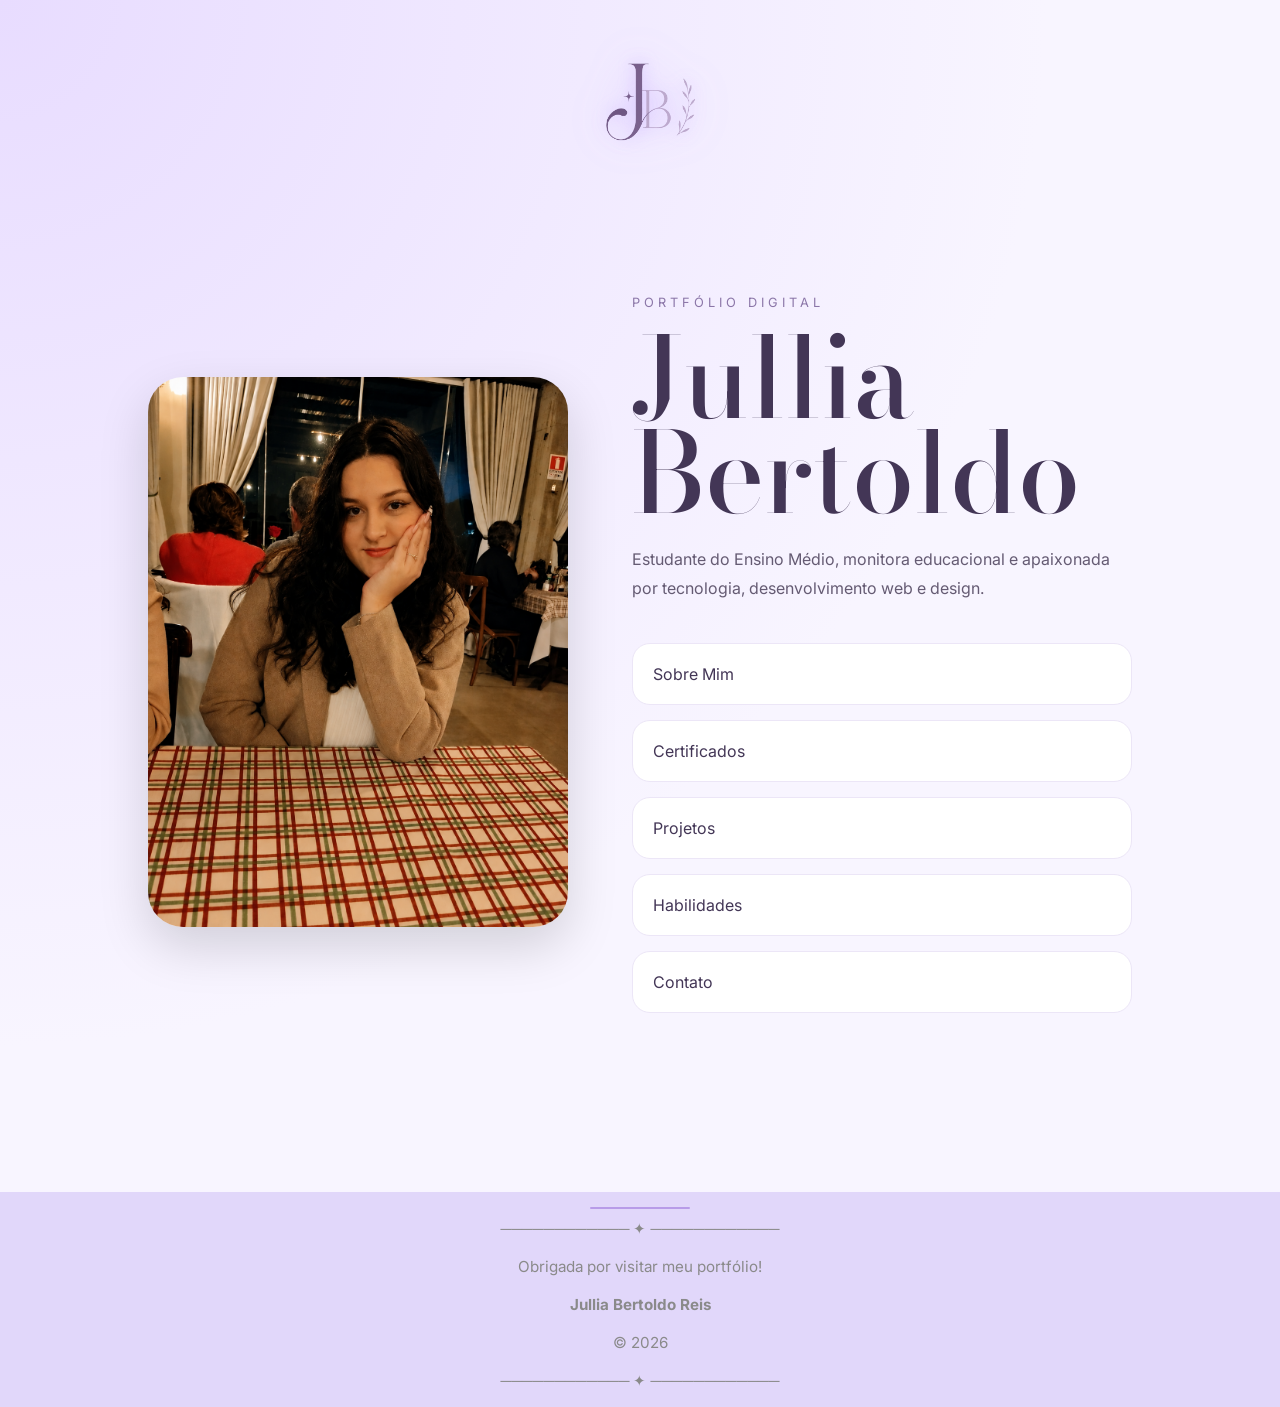
<file: index.html>
<!DOCTYPE html>
<html lang="pt-br">

<head>
    <meta charset="UTF-8">
    <meta name="viewport" content="width=device-width, initial-scale=1.0">

    <link rel="icon" type="image/png" href="imagens/estrelasemfundo.png">

    <title>Jullia Bertoldo</title>

    <link rel="stylesheet" href="Style.css">
</head>

<body>

    <!-- TOPO -->
    <header class="hero-logo">

        <div class="logo-topo">
            <img src="imagens/jb.png" alt="Logo">
        </div>

    </header>

    <div class="container">

        <!-- HERO -->
        <section class="hero">

            <div class="foto">
                <img src="imagens/Jullia.png" alt="Jullia Bertoldo">
            </div>

            <div class="info">

                <span class="tag">
                    PORTFÓLIO DIGITAL
                </span>

                <h1>
                    Jullia<br>
                    Bertoldo
                </h1>

                <p class="descricao">
                    Estudante do Ensino Médio, monitora educacional e apaixonada por tecnologia, desenvolvimento web e design.
                </p>

                <div class="menu">

                    <a href="sobre.html">Sobre Mim</a>

                    <a href="certificados.html">Certificados</a>

                    <a href="projetos.html">Projetos</a>

                    <a href="habilidades.html">Habilidades</a>

                    <a href="contato.html">Contato</a>

                </div>

            </div>

        </section>

    </div>

    <footer class="footer">

        <div class="footer-linha"></div>

        <p>
            ──────────── ✦ ────────────
            <br><br>

            Obrigada por visitar meu portfólio!

            <br><br>

            <strong>Jullia Bertoldo Reis</strong>

            <br><br>

            © 2026

            <br><br>

            ──────────── ✦ ────────────
        </p>

    </footer>

</body>

</html>
</file>
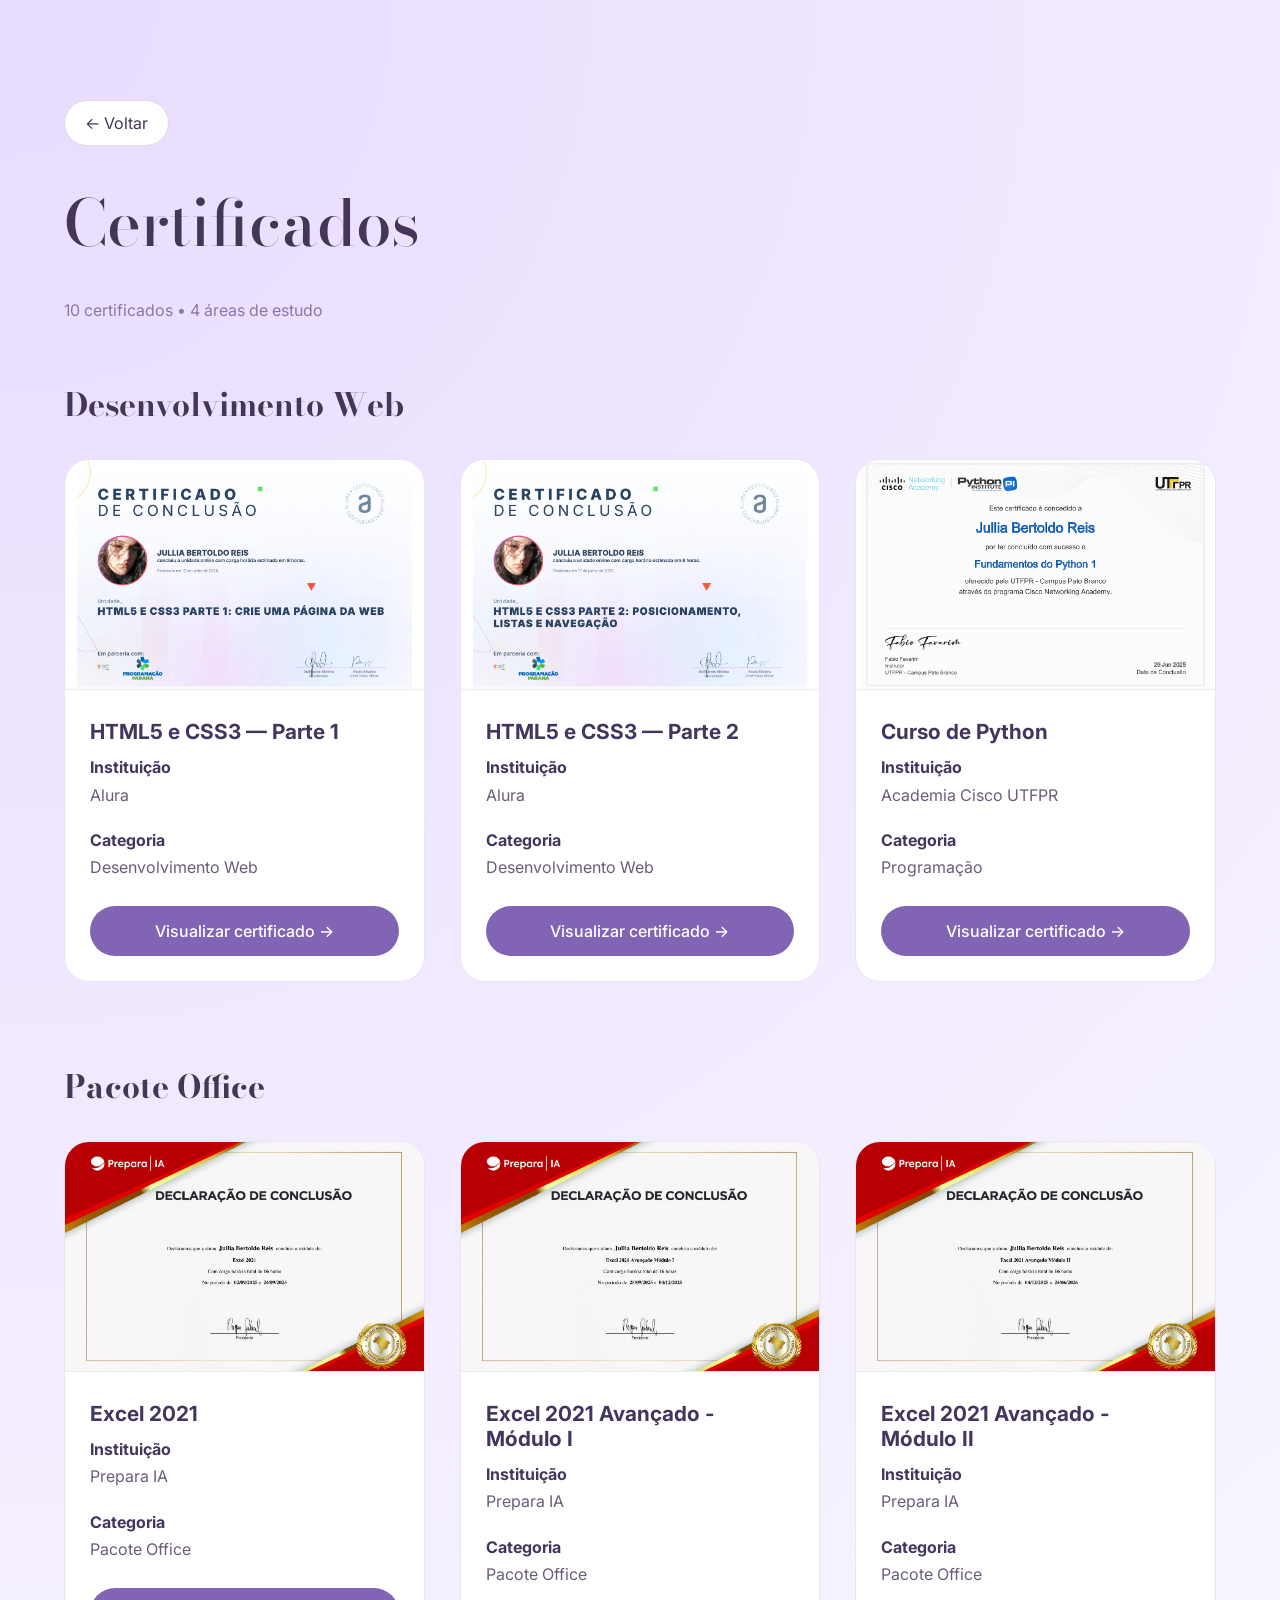
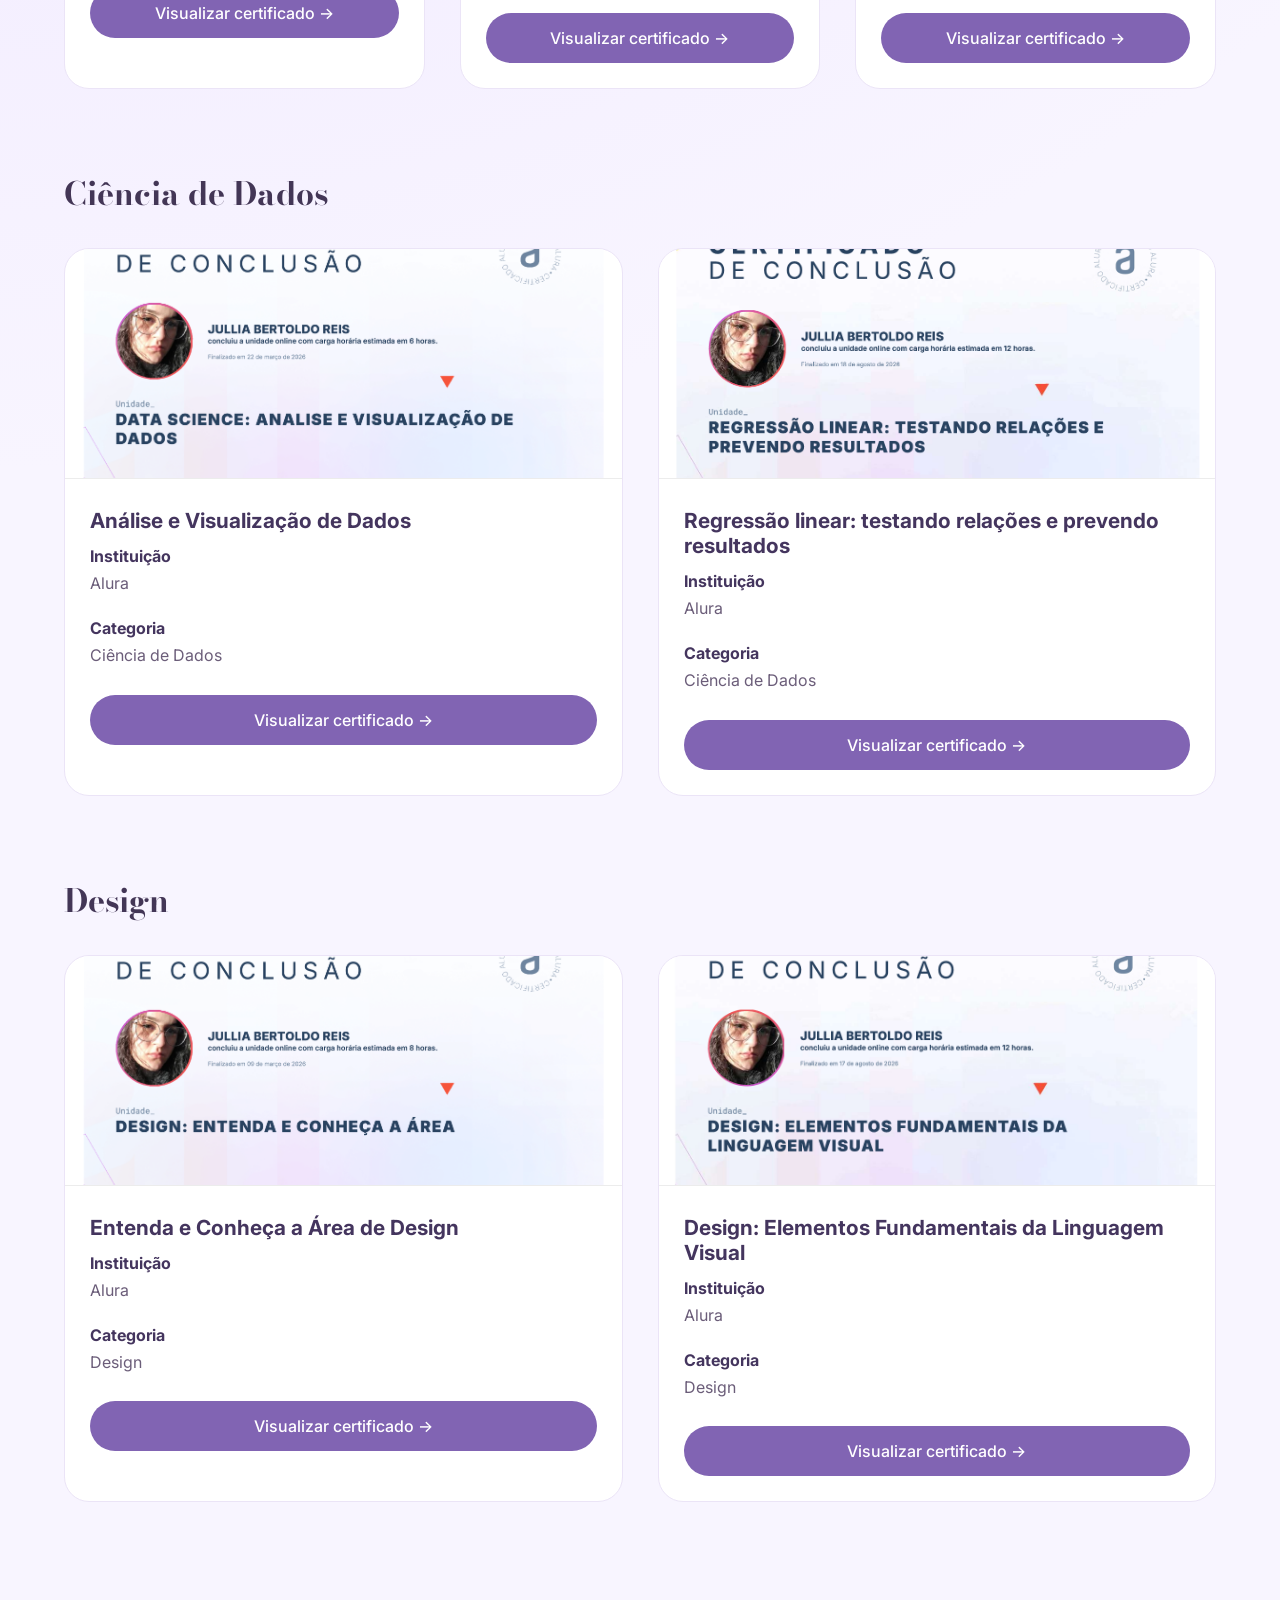
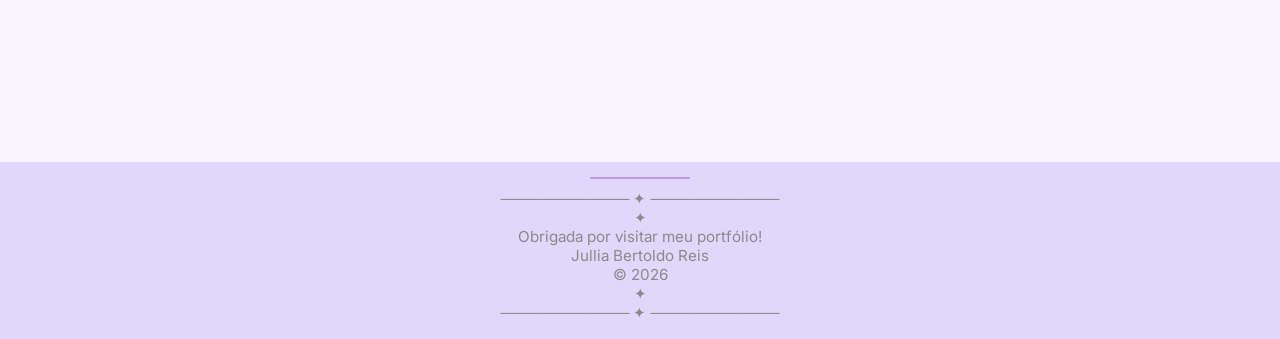
<file: certificados.html>
<!DOCTYPE html>
<html lang="pt-br">

<head>
    <meta charset="UTF-8">
    <meta name="viewport" content="width=device-width, initial-scale=1.0">
    <link rel="icon" type="image/png" href="imagens/estrelasemfundo.png">

    <title>Certificados</title>

    <link rel="stylesheet" href="Style.css">

</head>

<body>

<div class="container pagina">

    <a href="index.html" class="voltar">
        ← Voltar
    </a>

    <h1 class="titulo">
        Certificados
    </h1>

    <p class="contador">
        10 certificados • 4 áreas de estudo
    </p>

    <!-- ================= Desenvolvimento Web ================= -->

    <div class="categoria">

        <h2> Desenvolvimento Web</h2>

        <div class="cards-certificados">

            <div class="certificado">

                <img src="imagens/Unidade-HTML5-e-CSS3-parte-1_-crie-uma-página-da-Web-Alura.png">

                <h3>HTML5 e CSS3 — Parte 1</h3>

                <p><strong>Instituição</strong><br>Alura</p>

                <p><strong>Categoria</strong><br>Desenvolvimento Web</p>

                <a href="imagens/Certificados/Unidade HTML5 e CSS3 parte 1_ crie uma página da Web - Alura.pdf" target="_blank">
                    Visualizar certificado →
                </a>

            </div>

            <div class="certificado">

                <img src="imagens/Unidade-HTML5-e-CSS3-parte-2_-posicionamento_-listas-e-navegação-Alura.png">

                <h3>HTML5 e CSS3 — Parte 2</h3>

                <p><strong>Instituição</strong><br>Alura</p>

                <p><strong>Categoria</strong><br>Desenvolvimento Web</p>

                <a href="imagens/Certificados/Unidade HTML5 e CSS3 parte 2_ posicionamento, listas e navegação - Alura.pdf" target="_blank">
                    Visualizar certificado →
                </a>

            </div>


            <div class="certificado">

                <img src="imagens/Python_Essentials_1_certificate_julliabertoldoreis-gmail-com_24b67b15-e414-4432-bf5b-7c1e548942a4.png">

                <h3>Curso de Python</h3>

                <p><strong>Instituição</strong><br>Academia Cisco UTFPR</p>

                <p><strong>Categoria</strong><br>Programação</p>

                <a href="imagens/Certificados/certificado curso de python.pdf" target="_blank">
                    Visualizar certificado →
                </a>

            </div>

        </div>

    </div>

    <!-- ================= Pacote Office ================= -->

    <div class="categoria">

        <h2>Pacote Office</h2>

        <div class="cards-certificados">

            <div class="certificado">

                <img src="imagens/Excel-2021.png">

                <h3>Excel 2021 </h3>

                <p><strong>Instituição</strong><br>Prepara IA</p>

                <p><strong>Categoria</strong><br>Pacote Office</p>

                <a href="imagens/Certificados/Excel 2021.pdf" target="_blank">
                    Visualizar certificado →
                </a>

            </div>

            <div class="certificado">

                <img src="imagens/Excel-2021-Avançado-Módulo-I.png">

                <h3>Excel 2021 Avançado - Módulo I</h3>

                <p><strong>Instituição</strong><br>Prepara IA</p>

                <p><strong>Categoria</strong><br>Pacote Office</p>

                <a href="imagens/Certificados/Excel 2021 Avançado Módulo I.pdf" target="_blank">
                    Visualizar certificado →
                </a>

            </div>

            <div class="certificado">

                <img src="imagens/Excel-2021-Avançado-Módulo-II.png">

                <h3>Excel 2021 Avançado - Módulo II</h3>

                <p><strong>Instituição</strong><br>Prepara IA</p>

                <p><strong>Categoria</strong><br>Pacote Office</p>

                <a href="imagens/Certificados/Excel 2021 Avançado Módulo II.pdf" target="_blank">
                    Visualizar certificado →
                </a>

            </div>

        </div>

    </div>

    <!-- ================= Ciência de Dados ================= -->

    <div class="categoria">

        <h2>Ciência de Dados</h2>

        <div class="cards-certificados">

            <div class="certificado">

                <img src="imagens/Unidade-Data-Science_-analise-e-visualização-de-dados-Alura.png">

                <h3>Análise e Visualização de Dados</h3>

                <p><strong>Instituição</strong><br>Alura</p>

                <p><strong>Categoria</strong><br>Ciência de Dados</p>

                <a href="imagens/Certificados/Unidade Data Science_ analise e visualização de dados - Alura.pdf" target="_blank">
                    Visualizar certificado →
                </a>

            </div>

                <div class="certificado">

                <img src="imagens/Regressão linear testando relações e prevendo resultados.png">

                <h3>Regressão linear: testando relações e prevendo resultados</h3>

                <p><strong>Instituição</strong><br>Alura</p>

                <p><strong>Categoria</strong><br>Ciência de Dados</p>

                <a href="imagens/Certificados/Regressão linear_testando relações e prevendo resultados.pdf" target="_blank">
                    Visualizar certificado →
                </a>

            </div>

        </div>

    </div>

    <!-- ================= Design ================= -->

    <div class="categoria">

        <h2>Design</h2>

        <div class="cards-certificados">

            <div class="certificado">

                <img src="imagens/Unidade-Design_-entenda-e-conheça-a-área-Alura.png">

                <h3>Entenda e Conheça a Área de Design</h3>

                <p><strong>Instituição</strong><br>Alura</p>

                <p><strong>Categoria</strong><br>Design</p>

                <a href="imagens/Certificados/Unidade Design_ entenda e conheça a área - Alura.pdf" target="_blank">
                    Visualizar certificado →
                </a>

            </div>

            <div class="certificado">

                <img src="imagens/elementos fundamentais da linguagem visual.png">

                <h3>Design: Elementos Fundamentais da Linguagem Visual</h3>

                <p><strong>Instituição</strong><br>Alura</p>

                <p><strong>Categoria</strong><br>Design</p>

                <a href="imagens/Certificados/Elementos fundamentais da linguagem visual.pdf" target="_blank">
                    Visualizar certificado →
                </a>

            </div>

        </div>

    </div>

</div>
<footer class="footer">

    <div class="footer-linha"></div>

    <p>
        ──────────── ✦ ────────────
        <br>
        ✦
<br>
Obrigada por visitar meu portfólio!<br>

Jullia Bertoldo Reis<br>

© 2026<br>

✦
<br>
──────────── ✦ ────────────
    </p>

</footer>

</body>

</html>
</file>
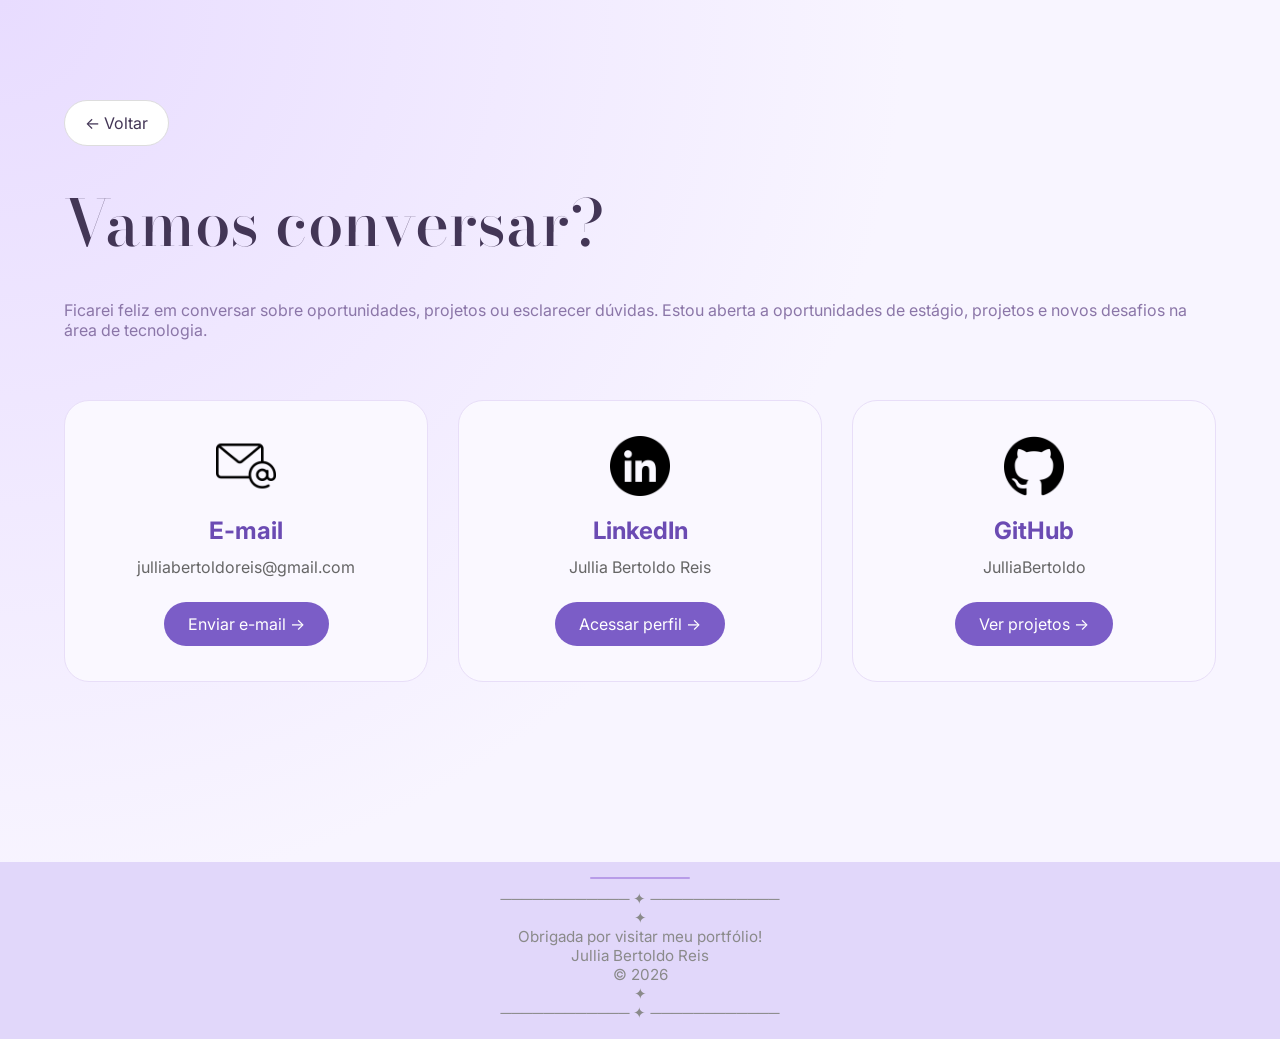
<file: contato.html>
<!DOCTYPE html>
<html lang="pt-br">

<head>

    <meta charset="UTF-8">
    <meta name="viewport" content="width=device-width, initial-scale=1.0">

    <link rel="icon" type="image/png" href="imagens/estrelasemfundo.png">

    <title>Contato</title>

    <link rel="stylesheet" href="Style.css">

</head>

<body>

<div class="container pagina">

    <a href="index.html" class="voltar">
        ← Voltar
    </a>

    <h1 class="titulo">
        Vamos conversar?
    </h1>

    <p class="contador">
        Ficarei feliz em conversar sobre oportunidades, projetos ou esclarecer dúvidas.
        Estou aberta a oportunidades de estágio, projetos e novos desafios na área de tecnologia.
    </p>

    <div class="contatos">

        <div class="card-contato">

            <div class="icone"><img src="imagens/o-email.png" alt="E-mail"></div>

            <h2>E-mail</h2>

            <p>julliabertoldoreis@gmail.com</p>

            <a href="mailto:julliabertoldoreis@gmail.com">
                Enviar e-mail →
            </a>

        </div>

        <div class="card-contato">

            <div class="icone"><img src="imagens/linkedin.png" alt="LinkedIn"></div>

            <h2>LinkedIn</h2>

            <p>Jullia Bertoldo Reis</p>

            <a href="https://www.linkedin.com/in/jullia-bertoldo-reis-865984352/" target="_blank">
                Acessar perfil →
            </a>

        </div>

        <div class="card-contato">

            <div class="icone"><img src="imagens/logotipo-do-github.png" alt="GitHub"></div>

            <h2>GitHub</h2>

            <p>JulliaBertoldo</p>

            <a href="https://github.com/JulliaBertoldo" target="_blank">
                Ver projetos →
            </a>

        </div>

    </div>

</div>
<footer class="footer">

    <div class="footer-linha"></div>

    <p>
        ──────────── ✦ ────────────
        <br>
        ✦
<br>
Obrigada por visitar meu portfólio!<br>

Jullia Bertoldo Reis<br>

© 2026<br>

✦
<br>
──────────── ✦ ────────────
    </p>

</footer>

</body>

</html>
</file>
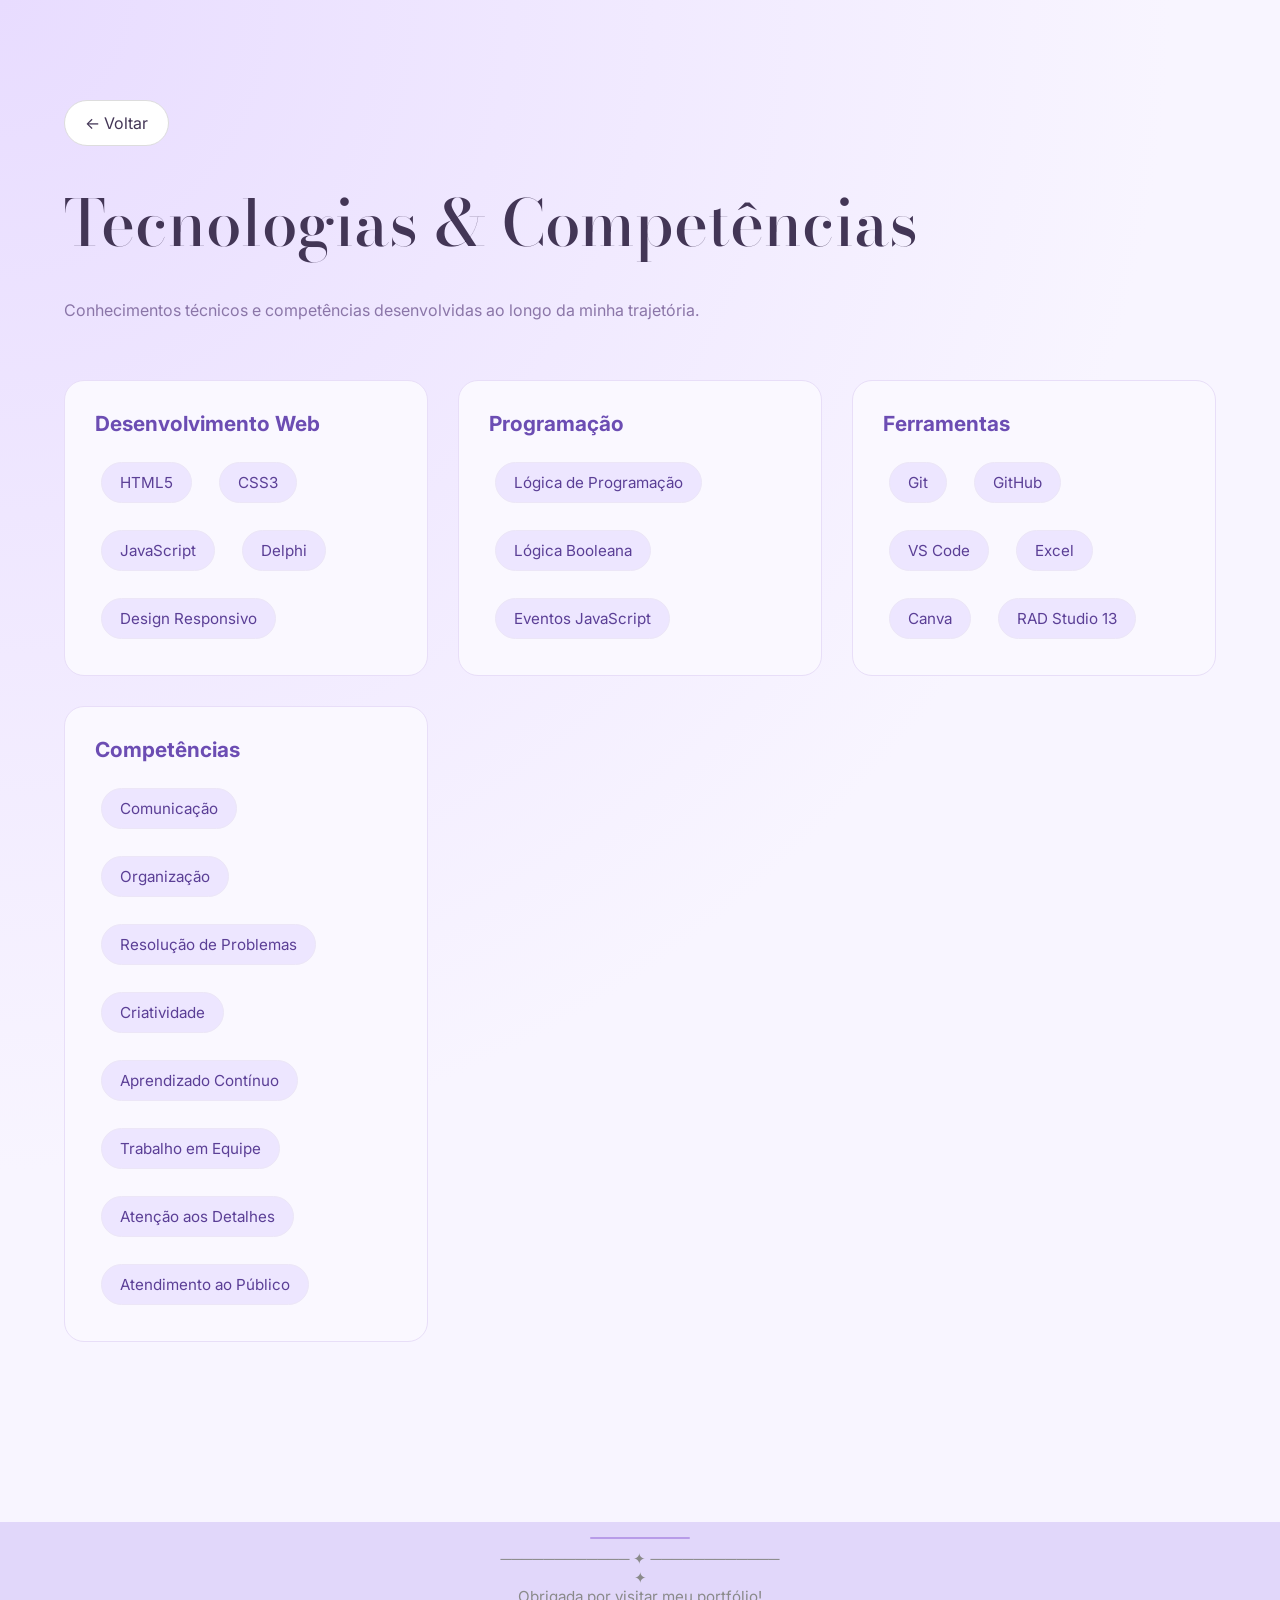
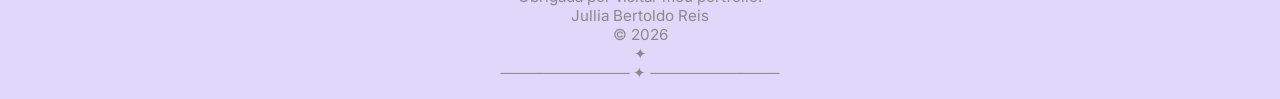
<file: habilidades.html>
<!DOCTYPE html>
<html lang="pt-br">

<head>

    <meta charset="UTF-8">
    <meta name="viewport" content="width=device-width, initial-scale=1.0">

    <link rel="icon" type="image/png" href="imagens/estrelasemfundo.png">

    <title>Tecnologias & Competências</title>

    <link rel="stylesheet" href="Style.css">

</head>

<body>

<div class="container pagina">

    <a href="index.html" class="voltar">
        ← Voltar
    </a>

    <h1 class="titulo">
        Tecnologias & Competências
    </h1>

    <p class="contador">
        Conhecimentos técnicos e competências desenvolvidas ao longo da minha trajetória.
    </p>

    <div class="habilidades">

        <div class="categoria-habilidade">

            <h2>Desenvolvimento Web</h2>

            <div class="skills">
                <span>HTML5</span>
                <span>CSS3</span>
                <span>JavaScript</span>
                <span>Delphi</span>
                <span>Design Responsivo</span>
            </div>

        </div>

        <div class="categoria-habilidade">

            <h2>Programação</h2>

            <div class="skills">
                <span>Lógica de Programação</span>
                <span>Lógica Booleana</span>
                <span>Eventos JavaScript</span>
            </div>

        </div>

        <div class="categoria-habilidade">

            <h2>Ferramentas</h2>

            <div class="skills">
                <span>Git</span>
                <span>GitHub</span>
                <span>VS Code</span>
                <span>Excel</span>
                <span>Canva</span>
                <span>RAD Studio 13</span>
            </div>

        </div>

        <div class="categoria-habilidade">

            <h2>Competências</h2>

            <div class="skills">
                <span>Comunicação</span>
                <span>Organização</span>
                <span>Resolução de Problemas</span>
                <span>Criatividade</span>
                <span>Aprendizado Contínuo</span>
                <span>Trabalho em Equipe</span>
                <span>Atenção aos Detalhes</span>
                <span>Atendimento ao Público</span>
            </div>

        </div>

    </div>

</div>
<footer class="footer">

    <div class="footer-linha"></div>

    <p>
        ──────────── ✦ ────────────
        <br>
        ✦
<br>
Obrigada por visitar meu portfólio!<br>

Jullia Bertoldo Reis<br>

© 2026<br>

✦
<br>
──────────── ✦ ────────────
    </p>

</footer>

</body>

</html>
</file>
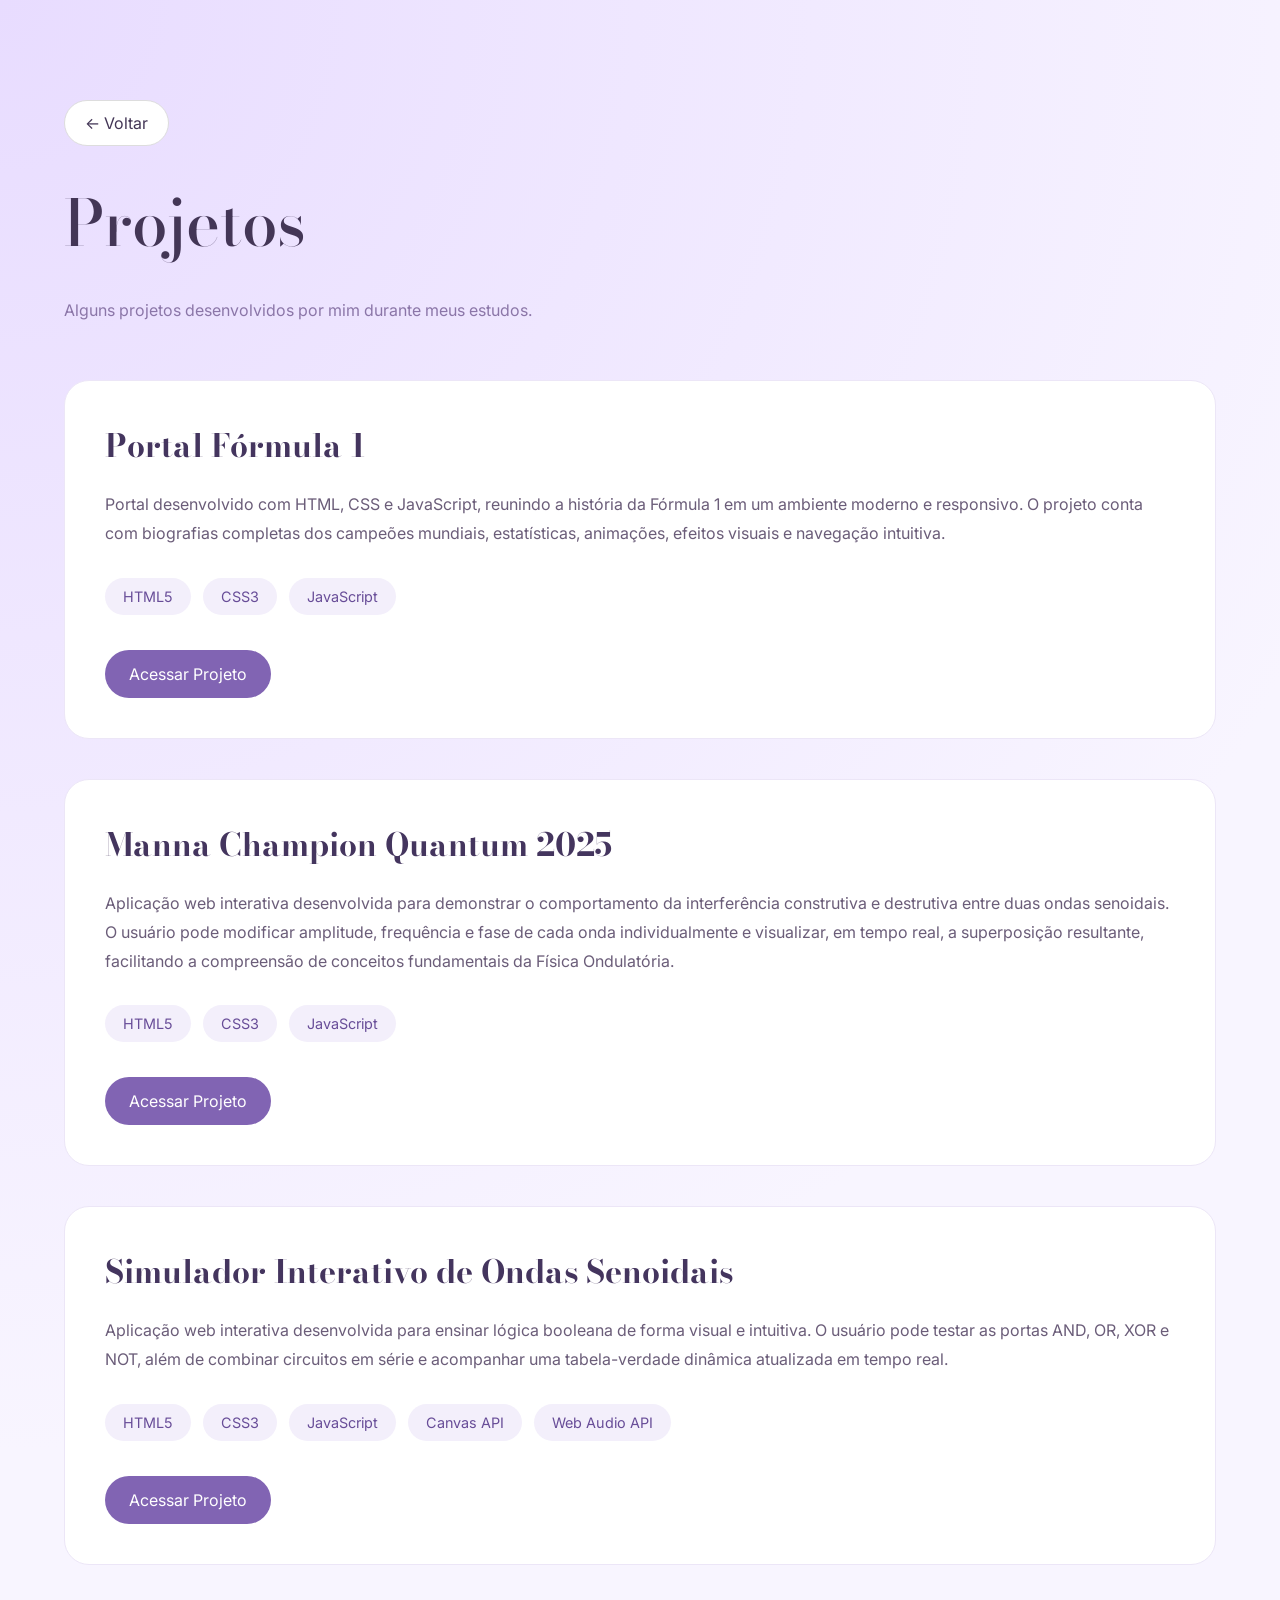
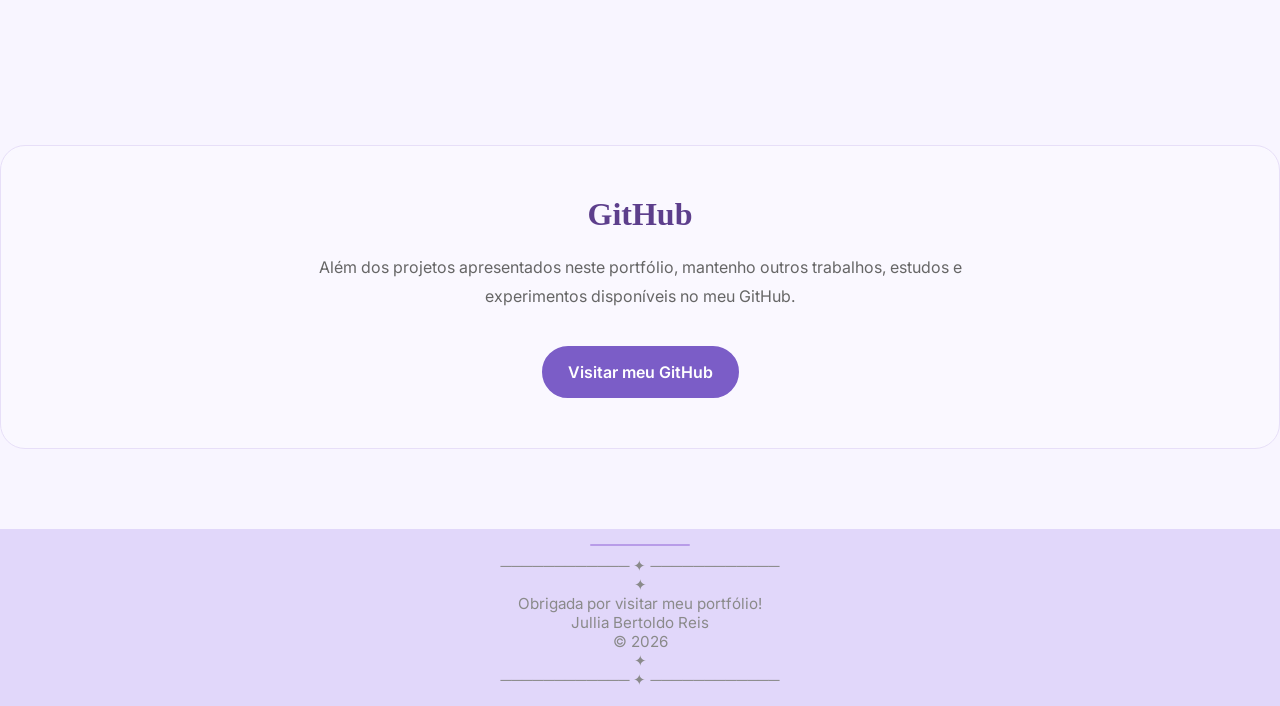
<file: projetos.html>
<!DOCTYPE html>
<html lang="pt-br">
<head>
    <meta charset="UTF-8">
    <meta name="viewport" content="width=device-width, initial-scale=1.0">
    <link rel="icon" type="image/png" href="imagens/estrelasemfundo.png">
<title>Projetos</title>

<link rel="stylesheet" href="Style.css">

</head>

<body>

<div class="container pagina">

    <a href="index.html" class="voltar">
        ← Voltar
    </a>

    <h1 class="titulo">
        Projetos
    </h1>

    <p class="contador">
        Alguns projetos desenvolvidos por mim durante meus estudos.
    </p>
<div class="cards-projetos">

    <div class="projeto">

        <h2> Portal Fórmula 1</h2>

        <p class="descricao">
            Portal desenvolvido com HTML, CSS e JavaScript, reunindo a história
            da Fórmula 1 em um ambiente moderno e responsivo. O projeto conta com
            biografias completas dos campeões mundiais, estatísticas, animações,
            efeitos visuais e navegação intuitiva.
        </p>

        <div class="tecnologias">

            <span>HTML5</span>
            <span>CSS3</span>
            <span>JavaScript</span>

        </div>

        <div class="botoes">

            <a class="btn-site"
            href="https://julliabertoldo.github.io/trabalho-de-front-end-f1/"
            target="_blank">

                Acessar Projeto

            </a>


        </div>

    </div>

</div>
<br> <br>

<div class="cards-projetos">

    <div class="projeto">

        <h2>Manna Champion Quantum 2025</h2>

        <p class="descricao">
        Aplicação web interativa desenvolvida para demonstrar o comportamento da interferência construtiva e destrutiva entre duas ondas senoidais. O usuário pode modificar amplitude, frequência e fase de cada onda individualmente e visualizar, em tempo real, a superposição resultante, facilitando a compreensão de conceitos fundamentais da Física Ondulatória.
        </p>

        <div class="tecnologias">

            <span>HTML5</span>
            <span>CSS3</span>
            <span>JavaScript</span>

        </div>

        <div class="botoes">

            <a class="btn-site"
            href="https://julliabertoldo.github.io/Projeto-Primeira-Etapa-Manna-Champion-Quantum-2025-/"
            target="_blank">

                Acessar Projeto

            </a>




        </div>

    </div>

</div>

<br> <br>

<div class="cards-projetos">

    <div class="projeto">

        <h2>Simulador Interativo de Ondas Senoidais</h2>

        <p class="descricao">
    Aplicação web interativa desenvolvida para ensinar lógica booleana de forma visual e intuitiva. O usuário pode testar as portas AND, OR, XOR e NOT, além de combinar circuitos em série e acompanhar uma tabela-verdade dinâmica atualizada em tempo real.
            </p>

        <div class="tecnologias">

            <span>HTML5</span>
            <span>CSS3</span>
            <span>JavaScript</span>
            <span>Canvas API</span>
            <span>Web Audio API</span>

        </div>

        <div class="botoes">

            <a class="btn-site"
            href="https://julliabertoldo.github.io/Portas_Logicas_Manna/"
            target="_blank">

                Acessar Projeto

            </a>




        </div>

    </div>

</div>

    </div>


    <section class="github-section">

    <h2>GitHub</h2>

    <p>
        Além dos projetos apresentados neste portfólio, mantenho outros trabalhos,
        estudos e experimentos disponíveis no meu GitHub.
    </p>

    <a href="https://github.com/JulliaBertoldo" target="_blank" class="btn-github">
        Visitar meu GitHub
    </a>

</section>
</div>
<footer class="footer">

    <div class="footer-linha"></div>

    <p>
        ──────────── ✦ ────────────
        <br>
        ✦
<br>
Obrigada por visitar meu portfólio!<br>

Jullia Bertoldo Reis<br>

© 2026<br>

✦
<br>
──────────── ✦ ────────────
    </p>

</footer>

</body>

</html>
</file>
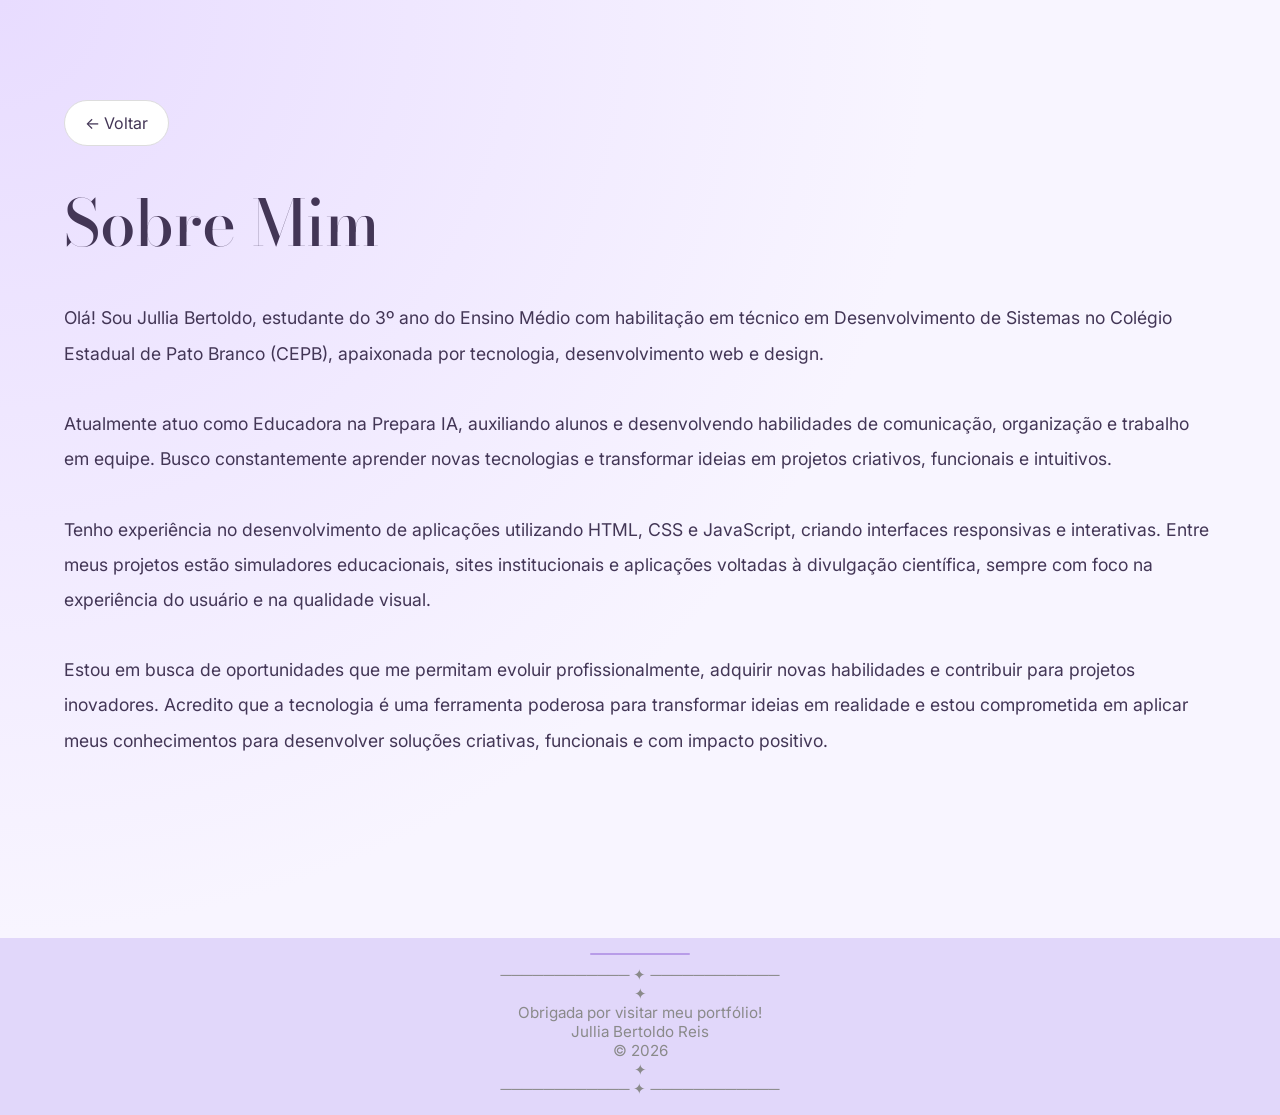
<file: sobre.html>
<!DOCTYPE html>
<html lang="pt-br">
<head>
    <meta charset="UTF-8">
    <meta name="viewport" content="width=device-width, initial-scale=1.0">
    <link rel="icon" type="image/png" href="imagens/estrelasemfundo.png">
<title>Sobre Mim</title>

<link rel="stylesheet" href="Style.css">

</head>


<body>

<div class="container pagina">

<a href="index.html" class="voltar">
← Voltar
</a>

<h1 class="titulo">
Sobre Mim
</h1>

<p style="font-size:1.1rem;line-height:2;">
Olá! Sou Jullia Bertoldo, estudante do 3º ano do Ensino Médio com habilitação em técnico em Desenvolvimento de Sistemas no Colégio Estadual de Pato Branco (CEPB), apaixonada por tecnologia, desenvolvimento web e design.
<br>
<br>
Atualmente atuo como Educadora na Prepara IA, auxiliando alunos e desenvolvendo habilidades de comunicação, organização e trabalho em equipe. Busco constantemente aprender novas tecnologias e transformar ideias em projetos criativos, funcionais e intuitivos.
<br>
<br>    
Tenho experiência no desenvolvimento de aplicações utilizando HTML, CSS e JavaScript, criando interfaces responsivas e interativas. Entre meus projetos estão simuladores educacionais, sites institucionais e aplicações voltadas à divulgação científica, sempre com foco na experiência do usuário e na qualidade visual.
<br>
<br>
Estou em busca de oportunidades que me permitam evoluir profissionalmente, adquirir novas habilidades e contribuir para projetos inovadores. Acredito que a tecnologia é uma ferramenta poderosa para transformar ideias em realidade e estou comprometida em aplicar meus conhecimentos para desenvolver soluções criativas, funcionais e com impacto positivo.

</p>

</div>
<footer class="footer">

    <div class="footer-linha"></div>

    <p>
        ──────────── ✦ ────────────
        <br>
        ✦
<br>
Obrigada por visitar meu portfólio!<br>

Jullia Bertoldo Reis<br>

© 2026<br>

✦
<br>
──────────── ✦ ────────────
    </p>

</footer>

</body>
</html>
</file>
<file: Style.css>
@import url('https://fonts.googleapis.com/css2?family=Bodoni+Moda:wght@400;500;600&family=Inter:wght@300;400;500&display=swap');

:root {
    --bg-start: #e8dcff;
    --bg-end: #f8f5ff;
    --text: #433656;
    --text-muted: #655b73;
    --text-soft: #6b5d79;
    --accent: #8b76a8;
    --accent-dark: #6f5d87;
    --accent-strong: #8164b3;
    --accent-strong-dark: #684d98;
    --accent-soft: #f3effb;
    --border: #ece6f7;
    --border-strong: #e7dff8;
    --surface: #ffffff;
    --surface-soft: #faf8ff;
    --shadow: rgba(0, 0, 0, 0.15);
    --shadow-soft: rgba(0, 0, 0, 0.08);
    --shadow-lilac: rgba(120, 90, 180, 0.12);
}

/* ==========================
   BASE E RESET
========================== */

* {
    margin: 0;
    padding: 0;
    box-sizing: border-box;
}

html {
    scroll-behavior: smooth;
}

body {
    min-height: 100vh;
    font-family: 'Inter', sans-serif;
    color: var(--text);
    background: radial-gradient(circle at top left, var(--bg-start), var(--bg-end) 55%);
}

a {
    color: inherit;
    text-decoration: none;
}

.container {
    width: min(1200px, 90%);
    margin: 0 auto;
}

/* ==========================
   TIPOGRAFIA E COMPONENTES COMUNS
========================== */

.tag {
    display: block;
    margin-bottom: 20px;
    font-size: 0.8rem;
    letter-spacing: 4px;
    color: var(--accent);
}

h1 {
    font-family: 'Bodoni Moda', serif;
    font-size: 7rem;
    font-weight: 500;
    line-height: 0.85;
    margin-bottom: 25px;
}

.titulo {
    margin-bottom: 50px;
    font-family: 'Bodoni Moda', serif;
    font-size: 4rem;
}

.voltar {
    display: inline-block;
    margin-bottom: 50px;
    padding: 12px 20px;
    border: 1px solid #ddd;
    border-radius: 50px;
    background: var(--surface);
    transition: transform 0.3s ease, box-shadow 0.3s ease;
}

.voltar:hover {
    transform: translateX(-5px);
}

.contador {
    margin-bottom: 60px;
    color: var(--accent);
}

.descricao {
    margin-bottom: 40px;
    color: var(--text-muted);
    line-height: 1.8;
}

.skills {
    display: flex;
    flex-wrap: wrap;
    gap: 15px;
}

.skills span {
    padding: 14px 22px;
    border: 1px solid var(--border);
    border-radius: 999px;
    background: var(--surface);
}

/* ==========================
   HERO
========================== */

.hero-logo {
    display: flex;
    flex-direction: column;
    align-items: center;
    justify-content: center;
    padding: 32px 0 16px;
}

.logo-topo {
    margin-bottom: 24px;
    animation: flutuar 5s ease-in-out infinite;
}

.logo-topo img {
    display: block;
    width: 140px;
    height: auto;
    filter: drop-shadow(0 0 8px rgba(163, 119, 255, 0.35)) drop-shadow(0 0 20px rgba(163, 119, 255, 0.25));
    transition: transform 0.4s ease, filter 0.4s ease;
}

.logo-topo img:hover {
    transform: scale(1.08);
    filter: drop-shadow(0 0 12px rgba(163, 119, 255, 0.7)) drop-shadow(0 0 35px rgba(163, 119, 255, 0.45));
}


.hero {
    display: flex;
    flex-direction: row;
    align-items: center;
    justify-content: center;
    gap: clamp(2rem, 5vw, 6rem);
    min-height: 100vh;
    padding: 2rem 0 3rem;
}

.hero > .foto {
    order: 1;
}

.hero > .info {
    order: 2;
}

.info {
    max-width: 500px;
}

.menu {
    display: grid;
    gap: 15px;
}

.menu a {
    padding: 20px;
    border: 1px solid var(--border);
    border-radius: 18px;
    background: var(--surface);
    transition: transform 0.35s ease, border-color 0.35s ease, box-shadow 0.35s ease;
}

.menu a:hover {
    transform: translateY(-6px);
    border-color: #9d84b7;
    box-shadow: 0 15px 30px rgba(0, 0, 0, 0.08);
}

.foto img {
    width: 420px;
    height: 550px;
    object-fit: cover;
    border-radius: 35px;
    box-shadow: 0 20px 50px rgba(0, 0, 0, 0.15);
}

/* ==========================
   P�GINAS INTERNAS
========================== */

.pagina {
    padding: 100px 0;
}

/* ==========================
   CERTIFICADOS
========================== */

.categoria {
    margin-bottom: 80px;
}

.categoria h2 {
    margin-bottom: 30px;
    font-family: 'Bodoni Moda', serif;
    font-size: 2rem;
}

.cards-certificados {
    display: grid;
    grid-template-columns: repeat(auto-fit, minmax(320px, 1fr));
    gap: 35px;
}

.certificado {
    overflow: hidden;
    border: 1px solid #ebe4f7;
    border-radius: 25px;
    background: var(--surface);
    transition: transform 0.35s ease, box-shadow 0.35s ease;
}

.certificado:hover {
    transform: translateY(-8px);
    box-shadow: 0 20px 45px rgba(0, 0, 0, 0.08);
}

.certificado img {
    width: 100%;
    height: 230px;
    object-fit: cover;
    border-bottom: 1px solid #ececec;
}

.certificado h3 {
    padding: 25px 25px 10px;
    font-size: 1.3rem;
    color: #44355e;
}

.certificado p {
    margin-bottom: 18px;
    padding: 0 25px;
    color: var(--text-soft);
    line-height: 1.7;
}

.certificado strong {
    color: #44355e;
}

.certificado a {
    display: block;
    margin: 25px;
    padding: 15px;
    border-radius: 50px;
    background: var(--accent-strong);
    color: var(--surface);
    font-weight: 500;
    text-align: center;
    transition: background-color 0.3s ease;
}

.certificado a:hover {
    background: var(--accent-strong-dark);
}

/* ==========================
   PROJETOS
========================== */

.cards-projetos {
    display: flex;
    flex-direction: column;
    gap: 35px;
}

.projeto {
    padding: 40px;
    border: 1px solid var(--border);
    border-radius: 25px;
    background: var(--surface);
    transition: transform 0.35s ease, box-shadow 0.35s ease;
}

.projeto:hover {
    transform: translateY(-6px);
    box-shadow: 0 18px 40px rgba(0, 0, 0, 0.08);
}

.projeto h2 {
    margin-bottom: 20px;
    font-family: 'Bodoni Moda', serif;
    font-size: 2rem;
    color: #44355e;
}

.projeto .descricao {
    margin-bottom: 30px;
    color: var(--text-soft);
}

.tecnologias {
    display: flex;
    flex-wrap: wrap;
    gap: 12px;
    margin-bottom: 35px;
}

.tecnologias span {
    padding: 10px 18px;
    border-radius: 30px;
    background: var(--accent-soft);
    color: var(--accent-strong-dark);
    font-size: 0.9rem;
}

.botoes {
    display: flex;
    flex-wrap: wrap;
    gap: 18px;
}

.btn-site,
.btn-github {
    display: inline-block;
    padding: 14px 24px;
    border-radius: 50px;
    transition: transform 0.3s ease, background-color 0.3s ease, color 0.3s ease;
}

.btn-site {
    background: var(--accent-strong);
    color: var(--surface);
}

.btn-site:hover {
    background: var(--accent-strong-dark);
}

.btn-github {
    border: 2px solid var(--accent-strong);
    color: var(--accent-strong);
}

.btn-github:hover {
    background: var(--accent-strong);
    color: var(--surface);
}

.github-section {
    margin-top: 80px;
    padding: 50px;
    border: 1px solid var(--border-strong);
    border-radius: 25px;
    background: var(--surface-soft);
    text-align: center;
}

.github-section h2 {
    margin-bottom: 20px;
    font-family: 'Cormorant Garamond', serif;
    font-size: 2rem;
    color: #5d3f8c;
}

.github-section p {
    max-width: 650px;
    margin: 0 auto 35px;
    color: #666;
    line-height: 1.8;
}

.github-section .btn-github {
    background: #7b5dc7;
    border-color: #7b5dc7;
    color: var(--surface);
    font-weight: 600;
}

.github-section .btn-github:hover {
    background: #6346af;
    transform: translateY(-3px);
}

/* ==========================
   HABILIDADES
========================== */

.habilidades {
    display: grid;
    grid-template-columns: repeat(auto-fit, minmax(300px, 1fr));
    gap: 30px;
    margin-top: 40px;
}

.categoria-habilidade {
    padding: 30px;
    border: 1px solid #e8def8;
    border-radius: 20px;
    background: var(--surface-soft);
    transition: transform 0.3s ease, box-shadow 0.3s ease;
}

.categoria-habilidade:hover {
    transform: translateY(-5px);
    box-shadow: 0 15px 35px rgba(120, 90, 180, 0.12);
}

.categoria-habilidade h2 {
    margin-bottom: 20px;
    font-size: 1.3rem;
    color: #6c4db3;
}

.categoria-habilidade span {
    display: inline-block;
    margin: 6px;
    padding: 10px 18px;
    border-radius: 30px;
    background: #ede6ff;
    color: #5b3f96;
    font-size: 0.95rem;
    transition: background-color 0.3s ease, color 0.3s ease;
}

.categoria-habilidade span:hover {
    background: #7b5dc7;
    color: var(--surface);
}

/* ==========================
   CONTATO
========================== */

.contatos {
    display: grid;
    grid-template-columns: repeat(auto-fit, minmax(280px, 1fr));
    gap: 30px;
    margin-top: 50px;
}

.card-contato {
    padding: 35px;
    border: 1px solid #e8def8;
    border-radius: 25px;
    background: var(--surface-soft);
    text-align: center;
    transition: transform 0.35s ease, box-shadow 0.35s ease;
}

.card-contato:hover {
    transform: translateY(-8px);
    box-shadow: 0 18px 40px rgba(120, 90, 180, 0.12);
}

.icone {
    display: flex;
    justify-content: center;
    align-items: center;
    margin-bottom: 20px;
}

.icone img {
    width: 60px;
    height: 60px;
    object-fit: contain;
    transition: transform 0.3s ease;
}

.card-contato:hover .icone img {
    transform: scale(1.1);
}

.card-contato h2 {
    margin-bottom: 12px;
    color: #6b4bb3;
}

.card-contato p {
    margin-bottom: 25px;
    color: #666;
    word-break: break-word;
}

.card-contato a {
    display: inline-block;
    padding: 12px 24px;
    border-radius: 40px;
    background: #7b5dc7;
    color: var(--surface);
    transition: background-color 0.3s ease;
}

.card-contato a:hover {
    background: #6346af;
}

/* ==========================
   FOOTER
========================== */

.footer {
    margin-top: 80px;
    padding: 15px 20px;
    text-align: center;
    background-color: #e1d7fa;
}

.footer-linha {
    width: 100px;
    height: 2px;
    margin: 0 auto 10px;
    border-radius: 10px;
    background: #8f63d8;
    opacity: 0.5;
}

.footer p {
    margin: 2px 0;
    color: #8a8a8a;
    font-size: 0.95rem;
}

.footer-texto {
    color: #b09adf;
}

/* ==========================
   ANIMA��ES
========================== */

@keyframes flutuar {
    0%,
    100% {
        transform: translateY(0);
    }
    50% {
        transform: translateY(-10px);
    }
}

@keyframes descer {
    0%,
    100% {
        transform: translateY(0);
        opacity: 0.4;
    }
    50% {
        transform: translateY(10px);
        opacity: 1;
    }
}

/* ==========================
   RESPONSIVIDADE
========================== */

@media (max-width: 950px) {
    .hero {
        grid-template-columns: 1fr;
        padding: 2.5rem 0 3rem;
        gap: 2.5rem;
    }

    .info {
        max-width: 100%;
        text-align: center;
    }

    h1 {
        font-size: 4.5rem;
        text-align: center;
    }

    .foto img {
        width: min(300px, 85vw);
        height: auto;
        max-height: 400px;
    }

    .pagina {
        padding: 80px 0;
    }
}

@media (max-width: 640px) {
    .hero-logo {
        padding-top: 24px;
    }

    .logo-topo img {
        width: 110px;
    }

    .titulo {
        margin-bottom: 32px;
        font-size: 2.5rem;
    }

    .voltar {
        margin-bottom: 32px;
    }

    .menu a {
        padding: 16px 20px;
    }

    .botoes {
        flex-direction: column;
    }

    .btn-site,
    .btn-github {
        width: 100%;
        text-align: center;
    }

    .github-section {
        padding: 32px 20px;
    }
}
</file>
